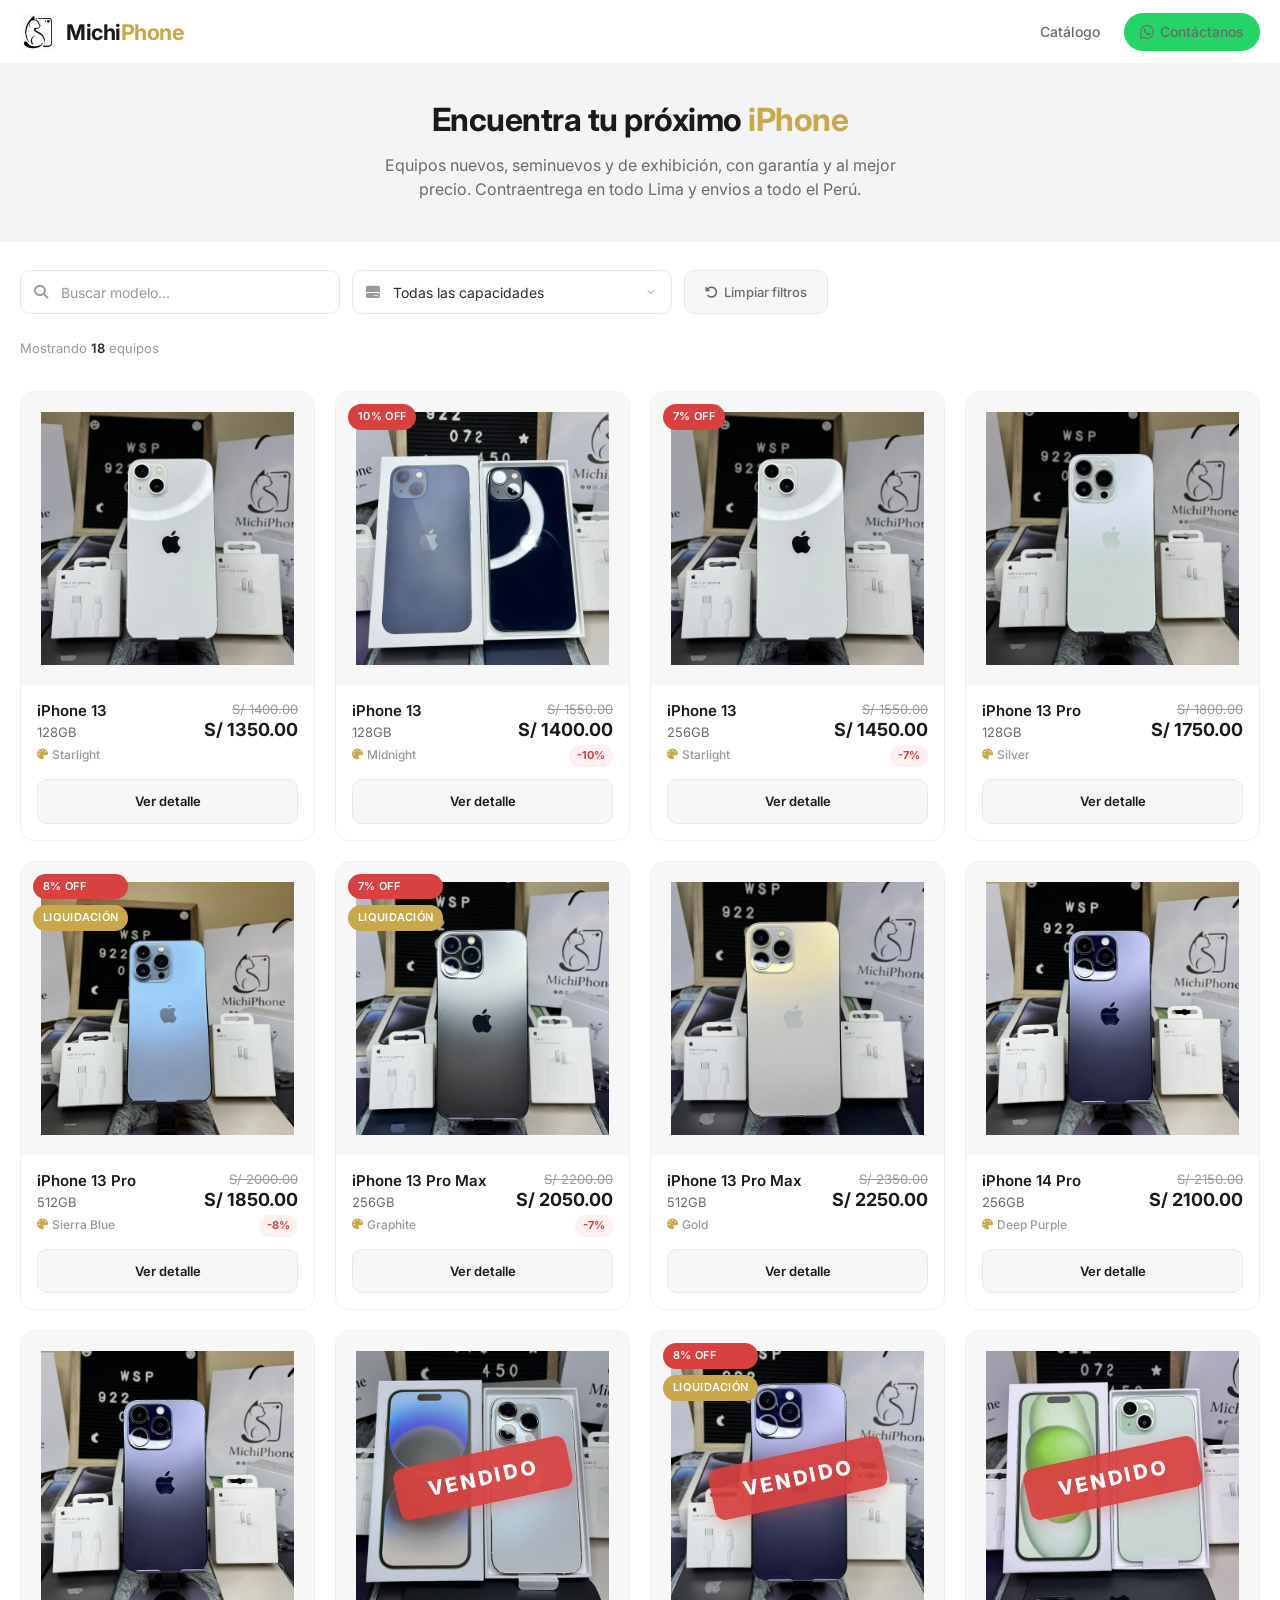
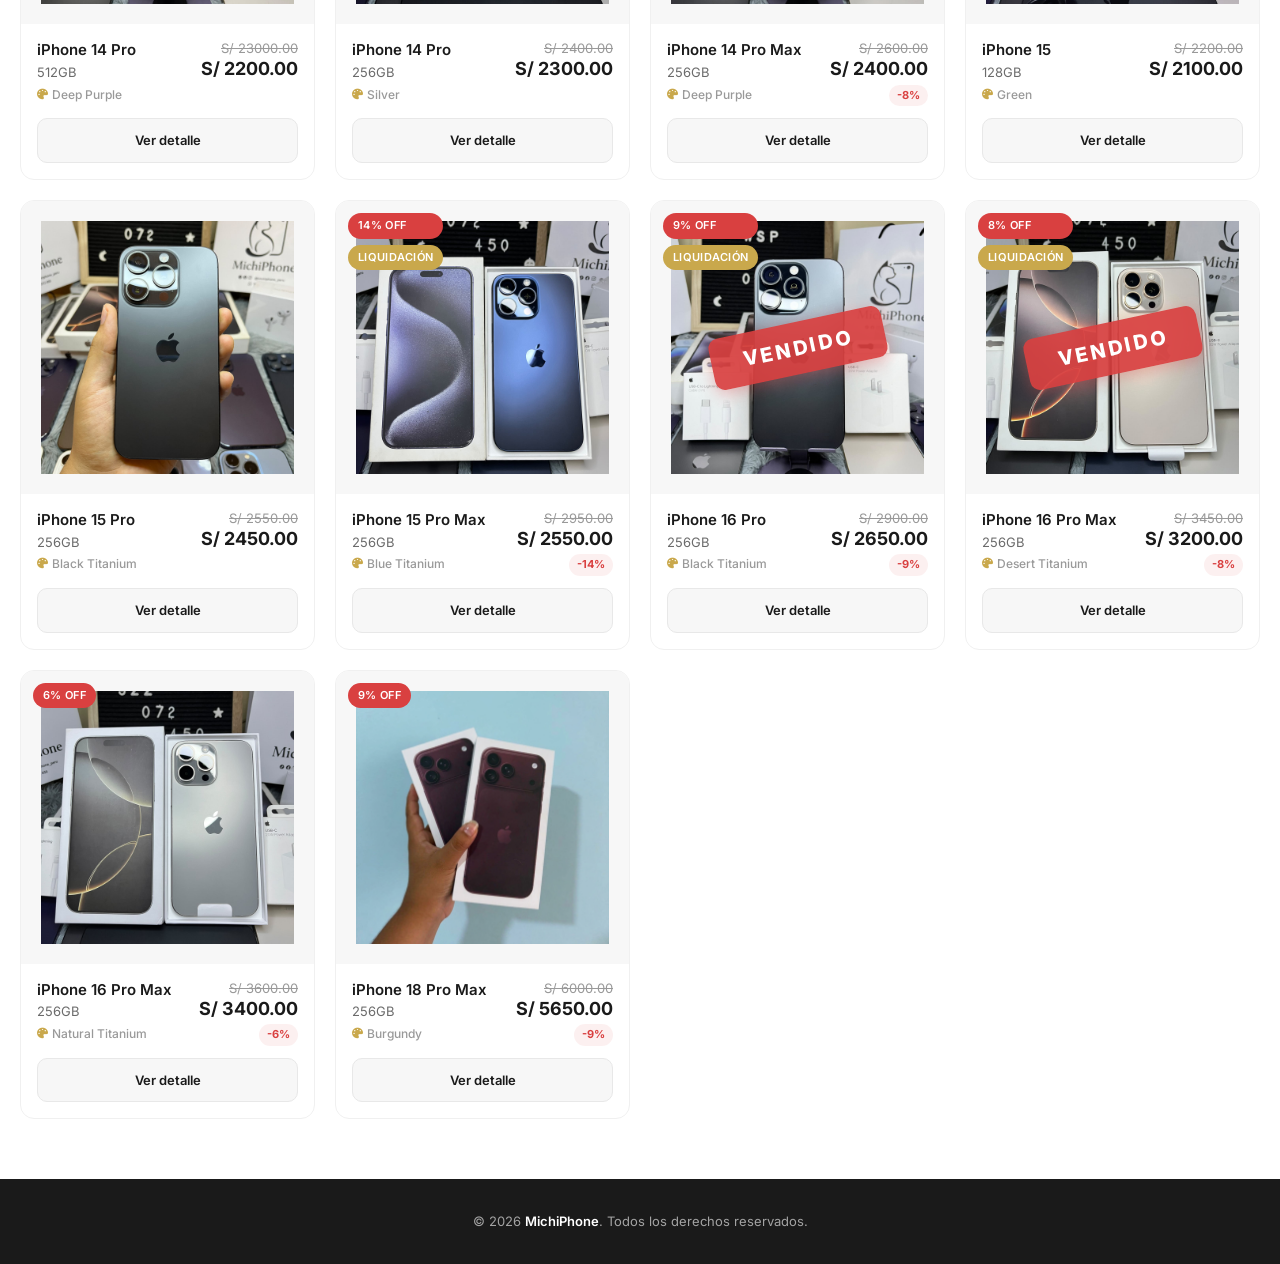
<file: index.html>
<!DOCTYPE html>
<html lang="es">
<head>
  <meta charset="UTF-8">
  <meta name="viewport" content="width=device-width, initial-scale=1.0">
  <meta name="description" content="MichiPhone — Tu tienda de manzanitas de confianza. Equipos de exhibición, nuevos y seminuevos a precios accesibles y con garantía. Accesorios nuevos y originales.">
  <title>MichiPhone — Tecnología a tu alcance</title>

  <!-- Google Fonts -->
  <link rel="preconnect" href="https://fonts.googleapis.com">
  <link rel="preconnect" href="https://fonts.gstatic.com" crossorigin>
  <link href="https://fonts.googleapis.com/css2?family=Inter:wght@400;500;600;700&display=swap" rel="stylesheet">

  <!-- Font Awesome -->
  <link rel="stylesheet" href="https://cdnjs.cloudflare.com/ajax/libs/font-awesome/6.5.1/css/all.min.css" integrity="sha512-DTOQO9RWCH3ppGqcWaEA1BIZOC6xxalwEsw9c2QQeAIftl+Vegovlnee1c9QX4TctnWMn13TZye+giMm8e2LwA==" crossorigin="anonymous" referrerpolicy="no-referrer">

  <!-- Styles -->
  <link rel="stylesheet" href="css/styles.css">

  <!-- Favicon fallback -->
  <link rel="icon" href="data:image/svg+xml,<svg xmlns='http://www.w3.org/2000/svg' viewBox='0 0 100 100'><text y='.9em' font-size='90'>📱</text></svg>">
</head>
<body>

  <!-- ============================================
       HEADER
       ============================================ -->
  <header class="site-header">
    <div class="container header-inner">
      <a href="index.html" class="header-logo" aria-label="MichiPhone - Inicio">
        <img src="img/logo-michiphone.jpeg" alt="MichiPhone" onerror="this.style.display='none'">
        <span class="logo-text">Michi<span>Phone</span></span>
      </a>

      <nav class="header-nav" id="mainNav" aria-label="Navegación principal">
        <a href="index.html">Catálogo</a>
        <a href="https://wa.me/51922072450?text=Hola%2C%20quiero%20consultar%20sobre%20los%20equipos%20disponibles%20en%20MichiPhone." target="_blank" rel="noopener noreferrer" class="btn-whatsapp-header">
          <i class="fa-brands fa-whatsapp"></i>
          Contáctanos
        </a>
      </nav>

      <button class="mobile-menu-btn" id="mobileMenuBtn" aria-label="Abrir menú" aria-expanded="false">
        <i class="fa-solid fa-bars"></i>
      </button>
    </div>
  </header>

  <!-- ============================================
       HERO
       ============================================ -->
  <section class="hero-section">
    <div class="container">
      <h1>Encuentra tu próximo <span>iPhone</span></h1>
      <p class="hero-subtitle">Equipos nuevos, seminuevos y de exhibición, con garantía y al mejor precio. Contraentrega en todo Lima y envios a todo el Perú.</p>
    </div>
  </section>

  <!-- ============================================
       FILTERS
       ============================================ -->
  <section class="filters-section">
    <div class="container">
      <div class="filters-bar">
        <div class="filter-group">
          <i class="fa-solid fa-magnifying-glass filter-icon"></i>
          <input type="text" class="filter-input" id="filterModel" placeholder="Buscar modelo..." aria-label="Filtrar por modelo">
        </div>
        <div class="filter-group">
          <i class="fa-solid fa-hard-drive filter-icon"></i>
          <select class="filter-select" id="filterCapacity" aria-label="Filtrar por capacidad">
            <option value="">Todas las capacidades</option>
          </select>
        </div>
        <button class="btn-clear-filters" id="btnClearFilters" type="button">
          <i class="fa-solid fa-rotate-left"></i>
          Limpiar filtros
        </button>
        <div class="results-count" id="resultsCount"></div>
      </div>
    </div>
  </section>

  <!-- ============================================
       PRODUCTS
       ============================================ -->
  <main class="products-section">
    <div class="container">
      <div class="products-grid" id="productsGrid">
        <!-- Cards rendered dynamically by app.js -->
        <div class="state-message" id="loadingState">
          <div class="loading-spinner"></div>
          <h3>Cargando catálogo...</h3>
          <p>Un momento, estamos preparando los equipos para ti.</p>
        </div>
      </div>
    </div>
  </main>

  <!-- ============================================
       FOOTER
       ============================================ -->
  <footer class="site-footer">
    <div class="container">
      <p>&copy; 2026 <strong>MichiPhone</strong>. Todos los derechos reservados.</p>
    </div>
  </footer>

  <!-- jQuery -->
  <script src="https://code.jquery.com/jquery-3.7.1.js" integrity="sha256-eKhayi8LEQwp4NKxN+CfCh+3qOVUtJn3QNZ0TciWLP4=" crossorigin="anonymous"></script>

  <!-- WhatsApp Floating Button (Mobile) -->
  <a href="https://wa.me/51922072450?text=Hola%2C%20quiero%20consultar%20sobre%20los%20equipos%20disponibles%20en%20MichiPhone." target="_blank" rel="noopener noreferrer" class="fab-whatsapp" id="fabWhatsapp" aria-label="Contáctanos por WhatsApp">
    <i class="fa-brands fa-whatsapp"></i>
  </a>

  <!-- App JS -->
  <script src="js/app.js"></script>
</body>
</html>
</file>
<file: css/styles.css>
/* ============================================
   MichiPhone - Estilos Principales
   ============================================ */

/* --- Variables CSS --- */
:root {
  --color-primary: #1a1a1a;
  --color-accent: #c9a84c;
  --color-accent-hover: #b8943f;
  --color-bg: #ffffff;
  --color-bg-hero: #F3F4F6;
  --color-bg-soft: #f7f7f7;
  --color-bg-card: #ffffff;
  --color-text: #2c2c2c;
  --color-text-secondary: #6b6b6b;
  --color-text-light: #999999;
  --color-border: #e8e8e8;
  --color-border-light: #f0f0f0;
  --color-success: #25d366;
  --color-danger: #d94040;
  --color-discount: #d94040;
  --color-liquidation: #c9a84c;
  --color-price-offer: #1a1a1a;
  --radius-sm: 6px;
  --radius-md: 10px;
  --radius-lg: 14px;
  --radius-xl: 20px;
  --shadow-sm: 0 1px 3px rgba(0, 0, 0, 0.06);
  --shadow-md: 0 4px 16px rgba(0, 0, 0, 0.08);
  --shadow-lg: 0 8px 30px rgba(0, 0, 0, 0.1);
  --shadow-hover: 0 8px 30px rgba(0, 0, 0, 0.12);
  --transition-fast: 0.2s ease;
  --transition-normal: 0.3s ease;
  --font-family: 'Inter', -apple-system, BlinkMacSystemFont, 'Segoe UI', Roboto, sans-serif;
  --max-width: 1280px;
  --header-height: 64px;
}

/* --- Reset y Base --- */
*,
*::before,
*::after {
  box-sizing: border-box;
  margin: 0;
  padding: 0;
}

html {
  font-size: 16px;
  scroll-behavior: smooth;
  -webkit-text-size-adjust: 100%;
}

body {
  font-family: var(--font-family);
  color: var(--color-text);
  background-color: var(--color-bg);
  line-height: 1.6;
  min-height: 100vh;
  display: flex;
  flex-direction: column;
  -webkit-font-smoothing: antialiased;
  -moz-osx-font-smoothing: grayscale;
}

img {
  max-width: 100%;
  height: auto;
  display: block;
}

a {
  text-decoration: none;
  color: inherit;
  transition: color var(--transition-fast);
}

a:focus-visible,
button:focus-visible,
input:focus-visible,
select:focus-visible {
  outline: 2px solid var(--color-accent);
  outline-offset: 2px;
}

button {
  cursor: pointer;
  border: none;
  background: none;
  font-family: inherit;
  font-size: inherit;
}

ul, ol {
  list-style: none;
}

/* --- Utilidades --- */
.container {
  width: 100%;
  max-width: var(--max-width);
  margin: 0 auto;
  padding: 0 20px;
}

.sr-only {
  position: absolute;
  width: 1px;
  height: 1px;
  padding: 0;
  margin: -1px;
  overflow: hidden;
  clip: rect(0, 0, 0, 0);
  white-space: nowrap;
  border: 0;
}

/* ============================================
   HEADER
   ============================================ */
.site-header {
  position: sticky;
  top: 0;
  z-index: 1000;
  background-color: var(--color-bg);
  border-bottom: 1px solid var(--color-border-light);
  height: var(--header-height);
  backdrop-filter: blur(12px);
  background-color: rgba(255, 255, 255, 0.95);
}

.header-inner {
  display: flex;
  align-items: center;
  justify-content: space-between;
  height: var(--header-height);
  gap: 16px;
}

.header-logo {
  display: flex;
  align-items: center;
  gap: 10px;
  flex-shrink: 0;
}

.header-logo img {
  height: 36px;
  width: auto;
}

.logo-text {
  font-size: 1.35rem;
  font-weight: 700;
  color: var(--color-primary);
  letter-spacing: -0.5px;
}

.logo-text span {
  color: var(--color-accent);
}

.header-nav {
  display: flex;
  align-items: center;
  gap: 24px;
}

.header-nav a {
  font-size: 0.875rem;
  font-weight: 500;
  color: var(--color-text-secondary);
  transition: color var(--transition-fast);
  white-space: nowrap;
}

.header-nav a:hover {
  color: var(--color-primary);
}

.btn-whatsapp-header {
  display: inline-flex;
  align-items: center;
  gap: 6px;
  padding: 8px 16px;
  background-color: var(--color-success);
  color: #fff;
  border-radius: var(--radius-xl);
  font-size: 0.8125rem;
  font-weight: 600;
  transition: all var(--transition-fast);
  white-space: nowrap;
}

.btn-whatsapp-header:hover {
  background-color: #20bd5a;
  transform: translateY(-1px);
  box-shadow: 0 4px 12px rgba(37, 211, 102, 0.3);
}

.btn-whatsapp-header i {
  font-size: 1rem;
}

/* Mobile menu button */
.mobile-menu-btn {
  display: none;
  width: 40px;
  height: 40px;
  align-items: center;
  justify-content: center;
  border-radius: var(--radius-sm);
  color: var(--color-primary);
  font-size: 1.25rem;
}

.mobile-menu-btn:hover {
  background-color: var(--color-bg-soft);
}

/* ============================================
   HERO SECTION
   ============================================ */
.hero-section {
  background-color: var(--color-bg-hero);
  padding: 30px 0 40px;
  text-align: center;
  border-bottom: 1px solid var(--color-border-light);
}

.hero-section h1 {
  font-size: 2rem;
  font-weight: 700;
  color: var(--color-primary);
  letter-spacing: -0.5px;
  margin-bottom: 8px;
}

.hero-section h1 span {
  color: var(--color-accent);
}

.hero-subtitle {
  font-size: 1rem;
  color: var(--color-text-secondary);
  max-width: 520px;
  margin: 0 auto;
  line-height: 1.5;
}

/* ============================================
   FILTERS
   ============================================ */
.filters-section {
  padding: 28px 0 20px;
  background-color: var(--color-bg);
}

.filters-bar {
  display: flex;
  align-items: center;
  gap: 12px;
  flex-wrap: wrap;
}

.filter-group {
  position: relative;
  flex: 1;
  min-width: 200px;
  max-width: 320px;
}

.filter-group i.filter-icon {
  position: absolute;
  left: 14px;
  top: 50%;
  transform: translateY(-50%);
  color: var(--color-text-light);
  font-size: 0.875rem;
  pointer-events: none;
}

.filter-input,
.filter-select {
  width: 100%;
  height: 44px;
  padding: 0 14px 0 40px;
  border: 1px solid var(--color-border);
  border-radius: var(--radius-md);
  font-family: var(--font-family);
  font-size: 0.875rem;
  color: var(--color-text);
  background-color: var(--color-bg);
  transition: all var(--transition-fast);
  appearance: none;
}

.filter-select {
  padding-right: 36px;
  cursor: pointer;
  background-image: url("data:image/svg+xml,%3Csvg xmlns='http://www.w3.org/2000/svg' width='12' height='12' viewBox='0 0 24 24' fill='none' stroke='%23999' stroke-width='2' stroke-linecap='round' stroke-linejoin='round'%3E%3Cpolyline points='6 9 12 15 18 9'%3E%3C/polyline%3E%3C/svg%3E");
  background-repeat: no-repeat;
  background-position: right 14px center;
}

.filter-input:focus,
.filter-select:focus {
  border-color: var(--color-accent);
  box-shadow: 0 0 0 3px rgba(201, 168, 76, 0.12);
}

.filter-input::placeholder {
  color: var(--color-text-light);
}

.btn-clear-filters {
  height: 44px;
  padding: 0 20px;
  background-color: var(--color-bg-soft);
  color: var(--color-text-secondary);
  border: 1px solid var(--color-border);
  border-radius: var(--radius-md);
  font-size: 0.8125rem;
  font-weight: 500;
  display: inline-flex;
  align-items: center;
  gap: 6px;
  transition: all var(--transition-fast);
  white-space: nowrap;
}

.btn-clear-filters:hover {
  background-color: var(--color-border-light);
  color: var(--color-text);
}

.results-count {
  width: 100%;
  padding-top: 12px;
  font-size: 0.8125rem;
  color: var(--color-text-light);
}

.results-count strong {
  color: var(--color-text);
  font-weight: 600;
}

/* ============================================
   PRODUCTS GRID
   ============================================ */
.products-section {
  padding: 12px 0 60px;
  flex: 1;
}

.products-grid {
  display: grid;
  grid-template-columns: repeat(4, 1fr);
  gap: 20px;
}

/* ============================================
   PRODUCT CARD
   ============================================ */
.product-card {
  background-color: var(--color-bg-card);
  border: 1px solid var(--color-border-light);
  border-radius: var(--radius-lg);
  overflow: hidden;
  transition: all var(--transition-normal);
  display: flex;
  flex-direction: column;
  position: relative;
}

.product-card:hover {
  border-color: var(--color-border);
  box-shadow: var(--shadow-hover);
  transform: translateY(-4px);
}

/* Card badges */
.card-badges {
  position: absolute;
  top: 12px;
  left: 12px;
  display: flex;
  flex-direction: column;
  gap: 6px;
  z-index: 2;
}

.badge {
  display: inline-flex;
  align-items: center;
  padding: 4px 10px;
  border-radius: var(--radius-xl);
  font-size: 0.6875rem;
  font-weight: 600;
  letter-spacing: 0.3px;
  text-transform: uppercase;
}

.badge-discount {
  background-color: var(--color-discount);
  color: #fff;
}

.badge-liquidation {
  background-color: var(--color-liquidation);
  color: #fff;
}

/* Sold overlay */
.sold-overlay {
  position: absolute;
  top: 0;
  left: 0;
  width: 100%;
  height: 100%;
  z-index: 3;
  display: flex;
  align-items: center;
  justify-content: center;
  pointer-events: none;
}

.sold-label {
  background-color: rgba(217, 64, 64, 0.92);
  color: #fff;
  font-size: 1.25rem;
  font-weight: 800;
  letter-spacing: 3px;
  text-transform: uppercase;
  padding: 10px 32px;
  border-radius: var(--radius-md);
  box-shadow: 0 4px 16px rgba(217, 64, 64, 0.35);
  transform: rotate(-12deg);
}

.product-card--sold {
  opacity: 0.7;
}

.product-card--sold:hover {
  opacity: 0.85;
}

/* Card image */
.card-image {
  position: relative;
  width: 100%;
  padding-top: 100%;
  background-color: var(--color-bg-soft);
  overflow: hidden;
}

.card-image a {
  position: absolute;
  top: 0;
  left: 0;
  width: 100%;
  height: 100%;
  display: flex;
  align-items: center;
  justify-content: center;
  padding: 20px;
}

.card-image img {
  width: 100%;
  height: 100%;
  object-fit: contain;
  transition: transform var(--transition-normal);
}

.product-card:hover .card-image img {
  transform: scale(1.05);
}

/* Image placeholder / fallback */
.img-placeholder {
  width: 100%;
  height: 100%;
  display: flex;
  flex-direction: column;
  align-items: center;
  justify-content: center;
  background: linear-gradient(135deg, #f0f0f0 0%, #e4e4e4 100%);
  color: var(--color-text-light);
  gap: 8px;
}

.img-placeholder i {
  font-size: 2.5rem;
  opacity: 0.4;
}

.img-placeholder span {
  font-size: 0.75rem;
  opacity: 0.5;
}

/* Card body */
.card-body {
  padding: 16px;
  display: flex;
  flex-direction: column;
  flex: 1;
}

.card-info {
  display: flex;
  justify-content: space-between;
  align-items: flex-start;
  gap: 12px;
  margin-bottom: 12px;
  flex: 1;
}

.card-details {
  flex: 1;
  min-width: 0;
}

.card-model {
  font-size: 0.9375rem;
  font-weight: 600;
  color: var(--color-primary);
  line-height: 1.3;
  margin-bottom: 2px;
}

.card-model a {
  color: inherit;
}

.card-model a:hover {
  color: var(--color-accent);
}

.card-capacity {
  font-size: 0.8125rem;
  color: var(--color-text-secondary);
  font-weight: 400;
}

.card-color {
  font-size: 0.75rem;
  color: var(--color-text-light);
  font-weight: 500;
  margin-top: 2px;
  display: flex;
  align-items: center;
  gap: 4px;
}

.card-color i {
  font-size: 0.6875rem;
  color: var(--color-accent);
}

/* Card pricing */
.card-pricing {
  text-align: right;
  flex-shrink: 0;
}

.price-original {
  font-size: 0.8125rem;
  color: var(--color-text-light);
  text-decoration: line-through;
  line-height: 1.3;
}

.price-offer {
  font-size: 1.125rem;
  font-weight: 700;
  color: var(--color-price-offer);
  line-height: 1.3;
}

.price-normal {
  font-size: 1.125rem;
  font-weight: 700;
  color: var(--color-price-offer);
  line-height: 1.3;
}

.discount-pill {
  display: inline-block;
  margin-top: 4px;
  padding: 2px 8px;
  background-color: rgba(217, 64, 64, 0.08);
  color: var(--color-discount);
  border-radius: var(--radius-xl);
  font-size: 0.6875rem;
  font-weight: 700;
}

/* Card button */
.btn-detail {
  display: block;
  width: 100%;
  padding: 11px 0;
  text-align: center;
  font-size: 0.8125rem;
  font-weight: 600;
  color: var(--color-primary);
  background-color: var(--color-bg-soft);
  border: 1px solid var(--color-border);
  border-radius: var(--radius-md);
  transition: all var(--transition-fast);
  margin-top: auto;
}

.btn-detail:hover {
  background-color: var(--color-primary);
  border-color: var(--color-primary);
  color: #fff;
}

/* ============================================
   STATES: Loading, Error, Empty
   ============================================ */
.state-message {
  grid-column: 1 / -1;
  text-align: center;
  padding: 60px 20px;
}

.state-message i {
  font-size: 2.5rem;
  color: var(--color-text-light);
  margin-bottom: 16px;
  display: block;
  opacity: 0.5;
}

.state-message h3 {
  font-size: 1.125rem;
  font-weight: 600;
  color: var(--color-text);
  margin-bottom: 6px;
}

.state-message p {
  font-size: 0.875rem;
  color: var(--color-text-secondary);
  max-width: 400px;
  margin: 0 auto;
  line-height: 1.5;
}

.state-message .btn-clear-filters {
  margin-top: 16px;
}

/* Loading spinner */
.loading-spinner {
  width: 36px;
  height: 36px;
  border: 3px solid var(--color-border);
  border-top-color: var(--color-accent);
  border-radius: 50%;
  animation: spin 0.8s linear infinite;
  margin: 0 auto 16px;
}

@keyframes spin {
  to {
    transform: rotate(360deg);
  }
}

/* ============================================
   FOOTER
   ============================================ */
.site-footer {
  background-color: var(--color-primary);
  color: rgba(255, 255, 255, 0.6);
  padding: 32px 0;
  text-align: center;
  font-size: 0.8125rem;
  margin-top: auto;
}

.site-footer strong {
  color: #fff;
  font-weight: 600;
}

.site-footer a {
  color: var(--color-accent);
}

.site-footer a:hover {
  color: var(--color-accent-hover);
}

/* ============================================
   RESPONSIVE: Tablet (max 1024px)
   ============================================ */
@media (max-width: 1100px) {
  .products-grid {
    grid-template-columns: repeat(3, 1fr);
  }
}

@media (max-width: 768px) {
  :root {
    --header-height: 56px;
  }

  .header-nav {
    display: none;
    position: absolute;
    top: var(--header-height);
    left: 0;
    right: 0;
    background-color: var(--color-bg);
    border-bottom: 1px solid var(--color-border-light);
    flex-direction: column;
    padding: 16px 20px;
    gap: 12px;
    box-shadow: var(--shadow-md);
  }

  .header-nav.active {
    display: flex;
  }

  .header-nav a {
    font-size: 1rem;
    padding: 8px 20px;
  }

  .mobile-menu-btn {
    display: flex;
  }

  .hero-section {
    padding: 32px 0 28px;
  }

  .hero-section h1 {
    font-size: 1.5rem;
  }

  .hero-subtitle {
    font-size: 0.875rem;
  }

  .filters-bar {
    flex-direction: column;
    align-items: stretch;
  }

  .filter-group {
    max-width: 100%;
    min-width: 0;
  }

  .btn-clear-filters {
    align-self: flex-start;
  }

  .products-grid {
    grid-template-columns: repeat(2, 1fr);
    gap: 12px;
  }

  .card-body {
    padding: 12px;
  }

  .card-model {
    font-size: 0.8125rem;
  }

  .card-capacity {
    font-size: 0.75rem;
  }

  .price-offer,
  .price-normal {
    font-size: 1rem;
  }

  .price-original {
    font-size: 0.75rem;
  }
}

/* ============================================
   RESPONSIVE: Mobile (max 480px)
   ============================================ */
@media (max-width: 480px) {
  .products-grid {
    grid-template-columns: 1fr;
    gap: 16px;
  }

  .product-card {
    max-width: 100%;
  }

  .card-image {
    padding-top: 85%;
  }

  .hero-section {
    padding: 24px 0 20px;
  }

  .hero-section h1 {
    font-size: 1.3rem;
  }

  .site-footer {
    padding: 24px 0;
  }
}

/* ============================================
   ANIMATIONS
   ============================================ */
@keyframes fadeIn {
  from {
    opacity: 0;
    transform: translateY(12px);
  }
  to {
    opacity: 1;
    transform: translateY(0);
  }
}

.product-card {
  animation: fadeIn 0.4s ease forwards;
}

.product-card:nth-child(1) { animation-delay: 0.02s; }
.product-card:nth-child(2) { animation-delay: 0.06s; }
.product-card:nth-child(3) { animation-delay: 0.10s; }
.product-card:nth-child(4) { animation-delay: 0.14s; }
.product-card:nth-child(5) { animation-delay: 0.18s; }
.product-card:nth-child(6) { animation-delay: 0.22s; }
.product-card:nth-child(7) { animation-delay: 0.26s; }
.product-card:nth-child(8) { animation-delay: 0.30s; }
.product-card:nth-child(9) { animation-delay: 0.34s; }
.product-card:nth-child(10) { animation-delay: 0.38s; }

/* ============================================
   FLOATING WHATSAPP BUTTON (Mobile only)
   ============================================ */
.fab-whatsapp {
  display: none; /* Hidden by default on desktop */
  position: fixed;
  bottom: 24px;
  right: 20px;
  width: 56px;
  height: 56px;
  background-color: #25d366;
  color: #fff;
  border-radius: 50%;
  align-items: center;
  justify-content: center;
  font-size: 1.75rem;
  box-shadow: 0 4px 14px rgba(37, 211, 102, 0.4);
  z-index: 999;
  transition: transform var(--transition-fast), box-shadow var(--transition-fast), opacity var(--transition-normal);
  text-decoration: none;
}

.fab-whatsapp:hover {
  background-color: #20bd5a;
  transform: scale(1.1);
  box-shadow: 0 6px 20px rgba(37, 211, 102, 0.5);
  color: #fff;
}

.fab-whatsapp.hidden {
  opacity: 0;
  pointer-events: none;
  transform: scale(0.6);
}

@media (max-width: 768px) {
  .fab-whatsapp {
    display: flex;
  }
}
</file>
